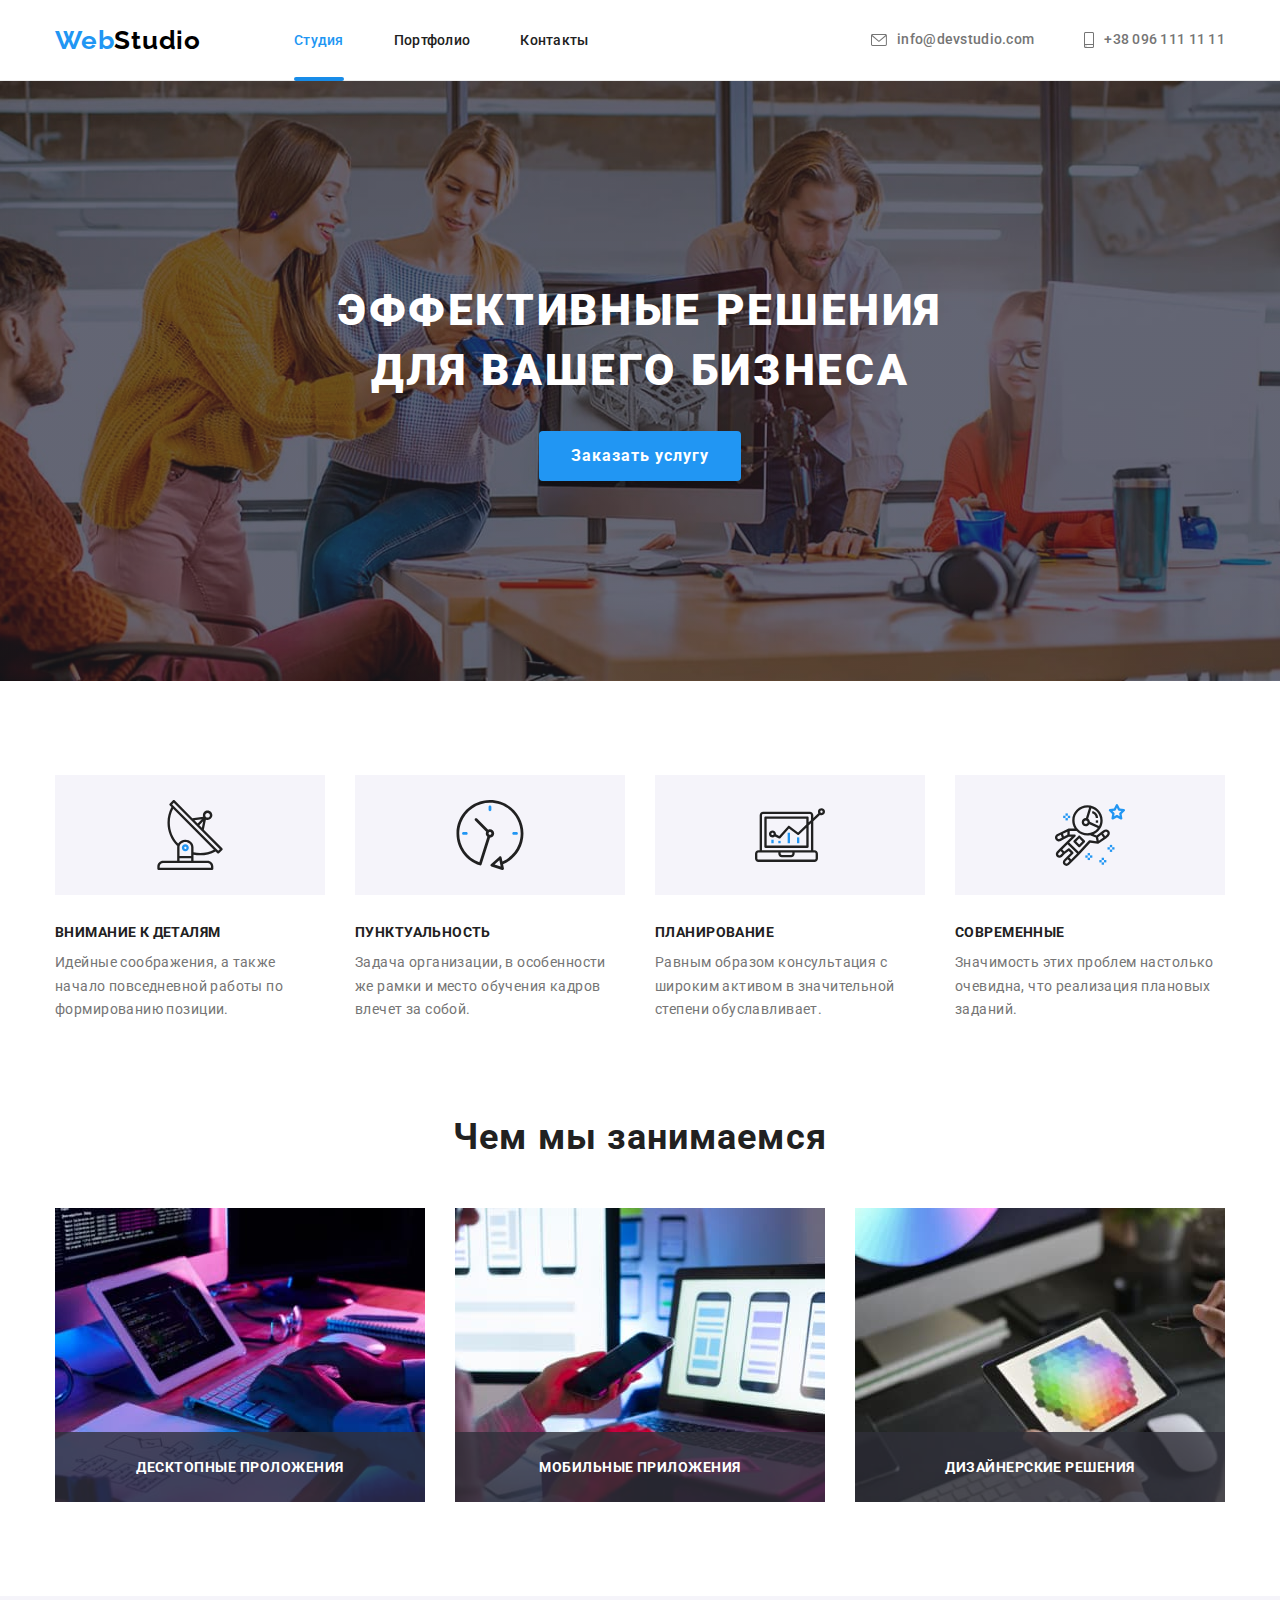
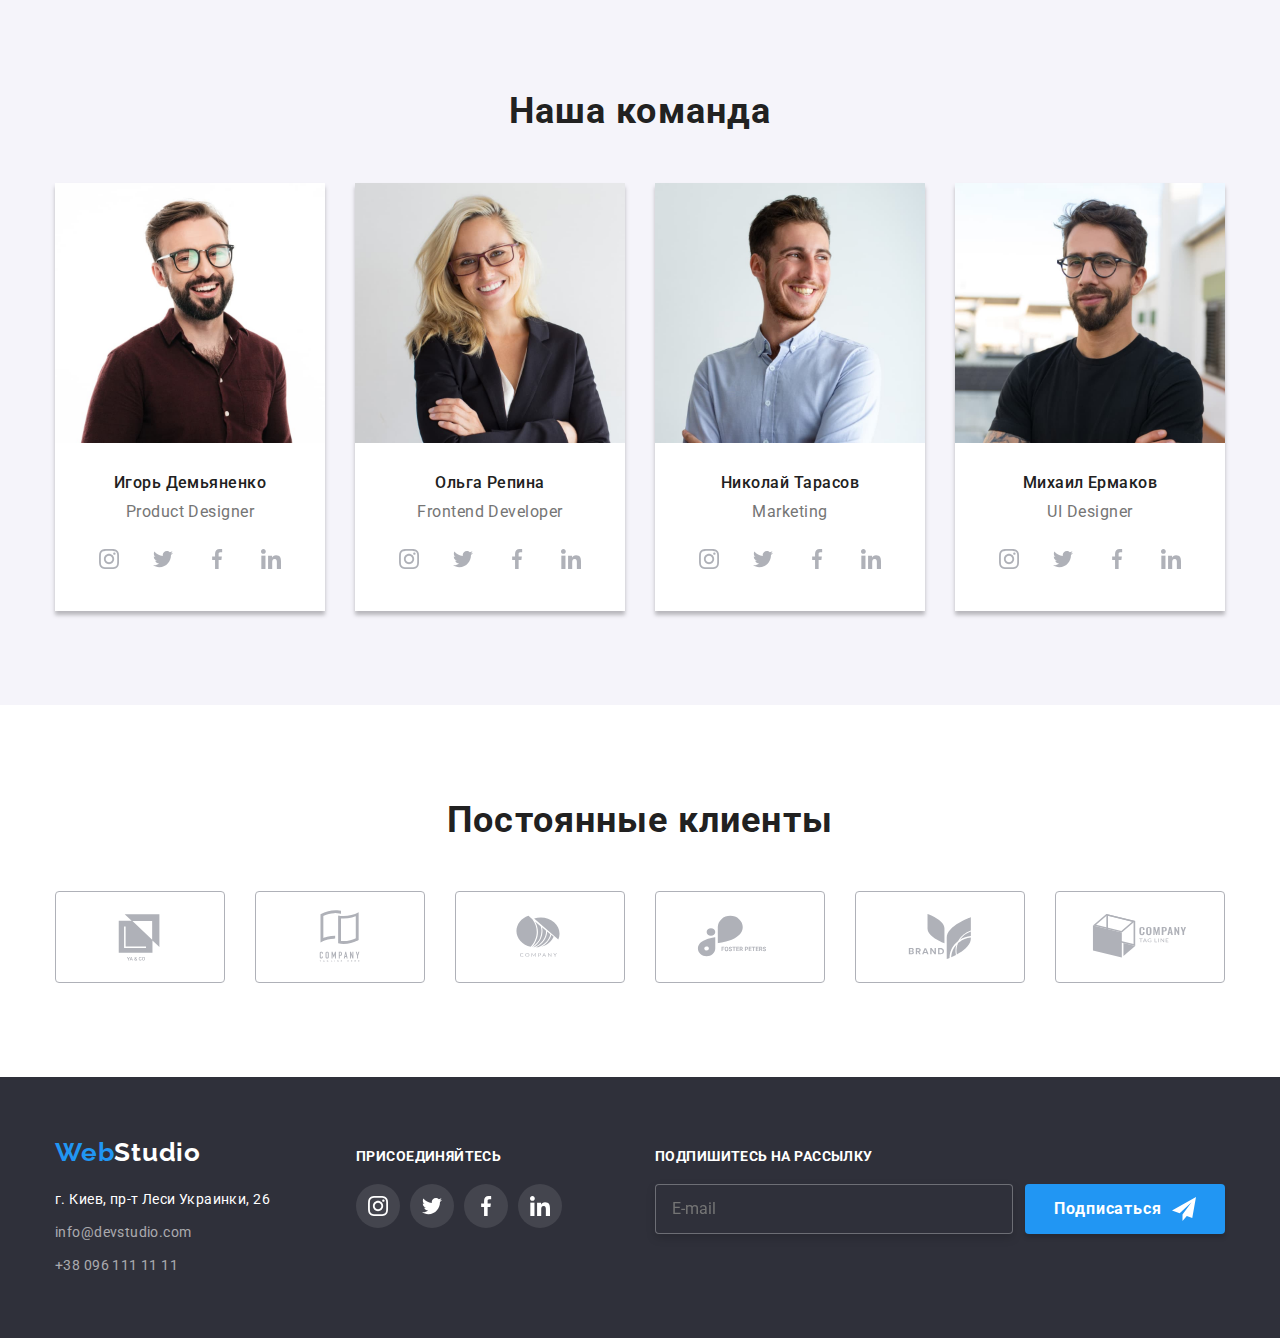
<file: index.html>
<!DOCTYPE html>
<html lang="ru">

<head>
    <meta charset="UTF-8">
    <meta http-equiv="X-UA-Compatible" content="IE=edge">
    <meta name="viewport" content="width=device-width, initial-scale=1.0">
    <link href="https://fonts.googleapis.com/css2?family=Raleway:wght@700&family=Roboto:wght@400;500;700;900&display=swap"
        rel="stylesheet">
    <link rel="stylesheet" href="https://cdnjs.cloudflare.com/ajax/libs/modern-normalize/1.0.0/modern-normalize.min.css">
    <link rel="stylesheet" href="./css/main.min.css">
    <title>WebStudio</title>
</head>

<body>
    <header class="header">
        <div class="container header__container">
            <nav class="navigation">
                <a class="logo link" href="/" lang="en">
                    Web<span class="logo__header">Studio</span>
                </a>
                <ul class="nav-list list">
                    <li class="nav-list__item">
                        <a class="nav-list__link nav-list-link_active link transition" href="./index.html">Студия</a>
                    </li>
                    <li class="nav-list__item">
                        <a class="nav-list__link link transition" href="./portfolio.html">Портфолио</a>
                    </li>
                    <li class="nav-list__item">
                        <a class="nav-list__link link transition" href="">Контакты</a>
                    </li>
                </ul>
            </nav>
            <ul class="contact list">
                <li class="contact__item">
                    <a class="contact__link link transition" href="mailto:info@devstudio.com">
                        <svg class="contact__icon" width="16" height="12">
                            <use href="./images/symbol-defs.svg#email"></use>
                        </svg>
                        info@devstudio.com
                    </a>
                </li>
                <li class="contact__item">
                    <a class="contact__link link transition" href="tel:+380961111111">
                        <svg class="contact__icon" width="10" height="16">
                            <use href="./images/symbol-defs.svg#smartphone"></use>
                        </svg>
                        +38 096 111 11 11
                    </a>
                </li>          
            </ul>
        </div>
    </header>

    <main>
        <section class="hero">
            <div class="container">
                    <h1 class="hero__title">Эффективные решения <br> для вашего бизнеса</h1>
                    <button class="hero__button" data-modal-open type="button" >Заказать услугу</button>
                    <div class="backdrop is-hidden" data-modal>
                        <div class="modal">
                            <button class="modal__close-button" data-modal-close>
                                <svg class="modal__close-icon" width="11" height="11">
                                    <use href="./images/symbol-defs.svg#icon-close"></use>
                                </svg>
                            </button>
                            <form class="modal-form" name="modal">
                                <p class="modal-form__title">Оставьте свои данные, мы вам перезвоним</p>
                                <label class="modal-form__label" for="name">Имя
                                    <span class="modal-form__field">
                                        <input class="modal-form__input" type="text" name="name" id="name" required autofocus />
                                        <svg class="modal-form__field-icon" width="18" height="18">
                                            <use href="./images/symbol-defs.svg#icon-person-modal"></use>
                                        </svg>
                                    </span>
                                </label>
                                <label class="modal-form__label" for="tel">Телефон
                                    <span class="modal-form__field">
                                        <input class="modal-form__input" type="tel" name="tel" id="tel" required/>
                                        <svg class="modal-form__field-icon" width="18" height="18">
                                            <use href="./images/symbol-defs.svg#icon-phone-modal"></use>
                                        </svg>
                                    </span>
                                </label>
                                <label class="modal-form__label" for="email">Почта
                                    <span class="modal-form__field">
                                        <input class="modal-form__input" type="email" name="email" id="email" required/>
                                        <svg class="modal-form__field-icon" width="18" height="18">
                                            <use href="./images/symbol-defs.svg#icon-email-modal"></use>
                                        </svg>
                                    </span>
                                </label>
                                <label class="modal-form__label">Комментарий
                                    <span class="modal-form__field">
                                        <textarea class="modal-form__textarea" name="comment" placeholder="Введите текст"></textarea>
                                    </span>
                                </label>
                                
                                <div class="modal-form__policy">
                                    <input  class="modal-form__policy-input visually-hidden" type="checkbox" name="policy" id="policy-check" required/>
                                    <label class="modal-form__policy-label" for="policy-check">Соглашаюсь с рассылкой и принимаю&nbsp;<a href="">Условия договора</a></label>
                                </div>
                                <button type="submit" class="modal-form__submit-button">Отправить</button>
                            </form>
                        </div>
                    </div>
            </div>
        </section>

        <section class="section">
            
            <div class="container"> 
                <h2 class="section__title visually-hidden">Преимущества студии</h2>
                <ul class="features-list list">
                    <li class="features-list__item">
                        <div class="features__img">
                            <svg width="70" height="70">
                                <use href="./images/symbol-defs.svg#antenna" ></use>
                            </svg>
                        </div>
                            <h3 class="features-list__title">Внимание к деталям</h3>
                            <p class="features-list__content">Идейные соображения, а также начало повседневной работы по формированию позиции.</p>
                        
                    </li>
                    <li class="features-list__item">
                        <div class="features__img">
                            <svg width="70" height="70">
                                <use href="./images/symbol-defs.svg#clock"></use>
                            </svg>
                        </div>
                            <h3 class="features-list__title">Пунктуальность</h3>
                            <p class="features-list__content">Задача организации, в особенности же рамки и место обучения кадров влечет за собой.</p>
                        
                    </li>
                    <li class="features-list__item">
                        <div class="features__img">
                            <svg width="70" height="70">
                                <use href="./images/symbol-defs.svg#diagram"></use>
                            </svg>
                        </div>
                            <h3 class="features-list__title">Планирование</h3>
                            <p class="features-list__content">Равным образом консультация с широким активом в значительной степени обуславливает.</p>
                        
                    </li>
                    <li class="features-list__item">
                        <div class="features__img">
                            <svg width="70" height="70">
                                <use href="./images/symbol-defs.svg#astronaut"></use>
                            </svg>
                        </div>
                            <h3 class="features-list__title">Современные</h3>
                            <p class="features-list__content">Значимость этих проблем настолько очевидна, что реализация плановых заданий.</p>
                    </li>
                </ul>
            </div>
        </section>

        <section class="section section_not-padding-top">
            <div class="container">
                <h2 class="section__title">Чем мы занимаемся</h2>
                <ul class="benefits-list list">
                    <li class="benefits-list__item">
                        <div class="benefits-list__thumb">
                            <img src="./images/webstudiocoding.jpg" alt="Десктопные проложения" width="370">
                            <div class="benefits-list__name">
                                <h3 class="benefits-list__description">Десктопные проложения</h3>
                            </div>
                        </div>
                    </li>
                    <li class="benefits-list__item">
                        <div class="benefits-list__thumb">
                            <img src="./images/webstudiomobile.jpg" alt="Мобильные приложения" width="370">
                            <div class="benefits-list__name">
                                <h3 class="benefits-list__description">Мобильные приложения</h3>
                            </div>
                        </div>
                    </li>
                    <li class="benefits-list__item">
                        <div class="benefits-list__thumb">
                            <img src="./images/webstudiocolors.jpg" alt="Дизайнерские решения" width="370">
                            <div class="benefits-list__name">
                                <h3 class="benefits-list__description">Дизайнерские решения</h3>
                            </div>
                        </div>
                    </li>
                </ul>
            </div>
        </section>

        <section class="section section_secondary-background">
            <div class="container">
                <h2 class="section__title">Наша команда</h2>
                <ul class="team-list list">
                    <li class="team-list__item">
                        <img src="./images/img.jpg" alt="Игорь Демьяненко" width="270">
                        <div class="team-list__content">
                            <h3 class="team-list__title">Игорь Демьяненко</h3>
                            <p class="team-list__text" lang="en">Product Designer</p>
                            <ul class="social-list">
                                <li class="social-list__item">
                                    <a class="social-list__link" href="https://www.instagram.com">
                                        <svg class="social-list__icon" width="20" height="20">
                                            <use href="./images/symbol-defs.svg#instagram"></use>
                                        </svg>
                                    </a>
                                </li>
                                <li class="social-list__item">
                                    <a class="social-list__link" href="https://twitter.com">
                                        <svg class="social-list__icon" width="20" height="20">
                                            <use href="./images/symbol-defs.svg#twitter"></use>
                                        </svg>
                                    </a>
                                </li>
                                <li class="social-list__item">
                                    <a class="social-list__link" href="https://www.facebook.com/">
                                        <svg class="social-list__icon" width="20" height="20">
                                            <use href="./images/symbol-defs.svg#facebook"></use>
                                        </svg>
                                    </a>
                                </li>
                                <li class="social-list__item">
                                    <a class="social-list__link" href="https://linkedin.com">
                                        <svg class="social-list__icon" width="20" height="20">
                                            <use href="./images/symbol-defs.svg#linkedin"></use>
                                        </svg>
                                    </a>
                                </li>
                            </ul>
                        </div>
                    </li>
                    <li class="team-list__item">
                        <img src="./images/img2.jpg" alt="Ольга Репина" width="270">
                        <div class="team-list__content">
                            <h3 class="team-list__title">Ольга Репина</h3>
                            <p class="team-list__text" lang="en">Frontend Developer</p>
                            <ul class="social-list">
                                <li class="social-list__item">
                                    <a class="social-list__link" href="https://www.instagram.com">
                                        <svg class="social-list__icon" width="20" height="20">
                                            <use href="./images/symbol-defs.svg#instagram"></use>
                                        </svg>
                                    </a>
                                </li>
                                <li class="social-list__item">
                                    <a class="social-list__link" href="https://twitter.com">
                                        <svg class="social-list__icon" width="20" height="20">
                                            <use href="./images/symbol-defs.svg#twitter"></use>
                                        </svg>
                                    </a>
                                </li>
                                <li class="social-list__item">
                                    <a class="social-list__link" href="https://www.facebook.com/">
                                        <svg class="social-list__icon" width="20" height="20">
                                            <use href="./images/symbol-defs.svg#facebook"></use>
                                        </svg>
                                    </a>
                                </li>
                                <li class="social-list__item">
                                    <a class="social-list__link" href="https://linkedin.com">
                                        <svg class="social-list__icon" width="20" height="20">
                                            <use href="./images/symbol-defs.svg#linkedin"></use>
                                        </svg>
                                    </a>
                                </li>
                            </ul>
                        </div>
                    </li>
                    <li class="team-list__item">
                        <img src="./images/img3.jpg" alt="Николай Тарасов" width="270">
                        <div class="team-list__content">
                            <h3 class="team-list__title">Николай Тарасов</h3>
                            <p class="team-list__text" lang="en">Marketing</p>
                            <ul class="social-list">
                                <li class="social-list__item">
                                    <a class="social-list__link" href="https://www.instagram.com">
                                        <svg class="social-list__icon" width="20" height="20">
                                            <use href="./images/symbol-defs.svg#instagram"></use>
                                        </svg>
                                    </a>
                                </li>
                                <li class="social-list__item">
                                    <a class="social-list__link" href="https://twitter.com">
                                        <svg class="social-list__icon" width="20" height="20">
                                            <use href="./images/symbol-defs.svg#twitter"></use>
                                        </svg>
                                    </a>
                                </li>
                                <li class="social-list__item">
                                    <a class="social-list__link" href="https://www.facebook.com/">
                                        <svg class="social-list__icon" width="20" height="20">
                                            <use href="./images/symbol-defs.svg#facebook"></use>
                                        </svg>
                                    </a>
                                </li>
                                <li class="social-list__item">
                                    <a class="social-list__link" href="https://linkedin.com">
                                        <svg class="social-list__icon" width="20" height="20">
                                            <use href="./images/symbol-defs.svg#linkedin"></use>
                                        </svg>
                                    </a>
                                </li>
                            </ul>
                        </div>
                    </li>
                    <li class="team-list__item">
                        <img src="./images/img4.jpg" alt="Михаил Ермаков" width="270">
                        <div class="team-list__content">
                            <h3 class="team-list__title">Михаил Ермаков</h3>
                            <p class="team-list__text" lang="en">UI Designer</p>
                            <ul class="social-list">
                                <li class="social-list__item">
                                    <a class="social-list__link" href="https://www.instagram.com">
                                        <svg class="social-list__icon" width="20" height="20">
                                            <use href="./images/symbol-defs.svg#instagram"></use>
                                        </svg>
                                    </a>
                                </li>
                                <li class="social-list__item">
                                    <a class="social-list__link" href="https://twitter.com">
                                        <svg class="social-list__icon" width="20" height="20">
                                            <use href="./images/symbol-defs.svg#twitter"></use>
                                        </svg>
                                    </a>
                                </li>
                                <li class="social-list__item">
                                    <a class="social-list__link" href="https://www.facebook.com/">
                                        <svg class="social-list__icon" width="20" height="20">
                                            <use href="./images/symbol-defs.svg#facebook"></use>
                                        </svg>
                                    </a>
                                </li>
                                <li class="social-list__item">
                                    <a class="social-list__link" href="https://linkedin.com">
                                        <svg class="social-list__icon" width="20" height="20">
                                            <use href="./images/symbol-defs.svg#linkedin"></use>
                                        </svg>
                                    </a>
                                </li>
                            </ul>
                        </div>
                    </li>
                </ul>
            </div>
        </section>
        
        <section class="section">
            <div class="container">
            <h2 class="section__title">Постоянные клиенты</h2>
            <ul class="clients-list">
                <li class="clients-list__item">
                    <a class="clients-list__link" href="">
                        <svg class="clients-list__icon" width="106" height="60">
                            <use href="./images/symbol-defs.svg#logo1"></use>
                        </svg>
                    </a>
                </li>
                <li class="clients-list__item">
                    <a class="clients-list__link" href="">
                        <svg class="clients-list__icon" width="106" height="60">
                            <use href="./images/symbol-defs.svg#logo2"></use>
                        </svg>
                    </a>
                </li>
                <li class="clients-list__item">
                    <a class="clients-list__link" href="">
                        <svg class="clients-list__icon" width="106" height="60">
                            <use href="./images/symbol-defs.svg#logo3"></use>
                        </svg>
                    </a>
                </li>
                <li class="clients-list__item">
                    <a class="clients-list__link" href="">
                        <svg class="clients-list__icon" width="106" height="60">
                            <use href="./images/symbol-defs.svg#logo4"></use>
                        </svg>
                    </a>
                </li>
                <li class="clients-list__item">
                    <a class="clients-list__link" href="">
                        <svg class="clients-list__icon" width="106" height="60">
                            <use href="./images/symbol-defs.svg#logo5"></use>
                        </svg>
                    </a>
                </li>
                <li class="clients-list__item">
                    <a class="clients-list__link" href="">
                        <svg class="clients-list__icon" width="106" height="60">
                            <use href="./images/symbol-defs.svg#logo6"></use>
                        </svg>
                    </a>
                </li>
            </ul>
        </div>
        </section>
    </main>

    <footer class="footer">
        <div class="container footer__container">
            <div class="footer__address">
                <a class="logo link" href="/" lang="en">
                    Web<span class="logo__footer">Studio</span>
                </a>
                <address>
                    <ul class="adress-list list">
                        <li class="adress-list__item">
                            <a class="adress-list__map link" href="https://goo.gl/maps/yVHB91Ff4ipXdXSTA">г. Киев, пр-т Леси Украинки, 26</a>
                        </li>
                        <li class="adress-list__item">
                            <a class="adress-list__mail link" href="mailto:info@devstudio.com">info@devstudio.com</a>
                        </li>
                        <li class="adress-list__item">
                            <a class="adress-list__number link" href="tel:+380961111111">+38 096 111 11 11</a>
                        </li>
                    </ul>
                </address>
            </div>
            <div class="footer-social">
                <h3 class="footer-social__name">Присоединяйтесь</h3>
                <ul class="footer-social__list">
                    <li class="footer-social__item">
                        <a class="footer-social__link" href="https://www.instagram.com">
                            <svg class="footer-social__icon" width="20" height="20">
                                <use href="./images/symbol-defs.svg#instagram"></use>
                            </svg>
                        </a>
                    </li>
                    <li class="footer-social__item">
                        <a class="footer-social__link" href="https://twitter.com">
                            <svg class="footer-social__icon" width="20" height="20">
                                <use href="./images/symbol-defs.svg#twitter"></use>
                            </svg>
                        </a>
                    </li>
                    <li class="footer-social__item">
                        <a class="footer-social__link" href="https://www.facebook.com/">
                            <svg class="footer-social__icon" width="20" height="20">
                                <use href="./images/symbol-defs.svg#facebook"></use>
                            </svg>
                        </a>
                    </li>
                    <li class="footer-social__item">
                        <a class="footer-social__link" href="https://linkedin.com">
                            <svg class="footer-social__icon" width="20" height="20">
                                <use href="./images/symbol-defs.svg#linkedin"></use>
                            </svg>
                        </a>
                    </li>
                </ul>
            </div>
            <div class="footer-subscribe">
                <h3 class="footer-subscribe__name">Подпишитесь на рассылку</h3>
                <form class="footer-subscribe__form">
                    <label class="footer-subscribe__label">
                        <input class="footer-subscribe__input" type="email" name="email" placeholder="E-mail" required>
                    </label>
                        <button class="footer-subscribe__button" type="submit" class="footer-subscribe-button">  Подписаться
                            <svg class="footer-subscribe__icon" width="24" height="24">
                                <use href="./images/symbol-defs.svg#icon-send" width="24" height="24"></use>
                            </svg>
                        </button>
                </form>
            </div>
        </div>
    </footer>
    <script src="./js/modal.js"></script>
</body>

</html>
</file>
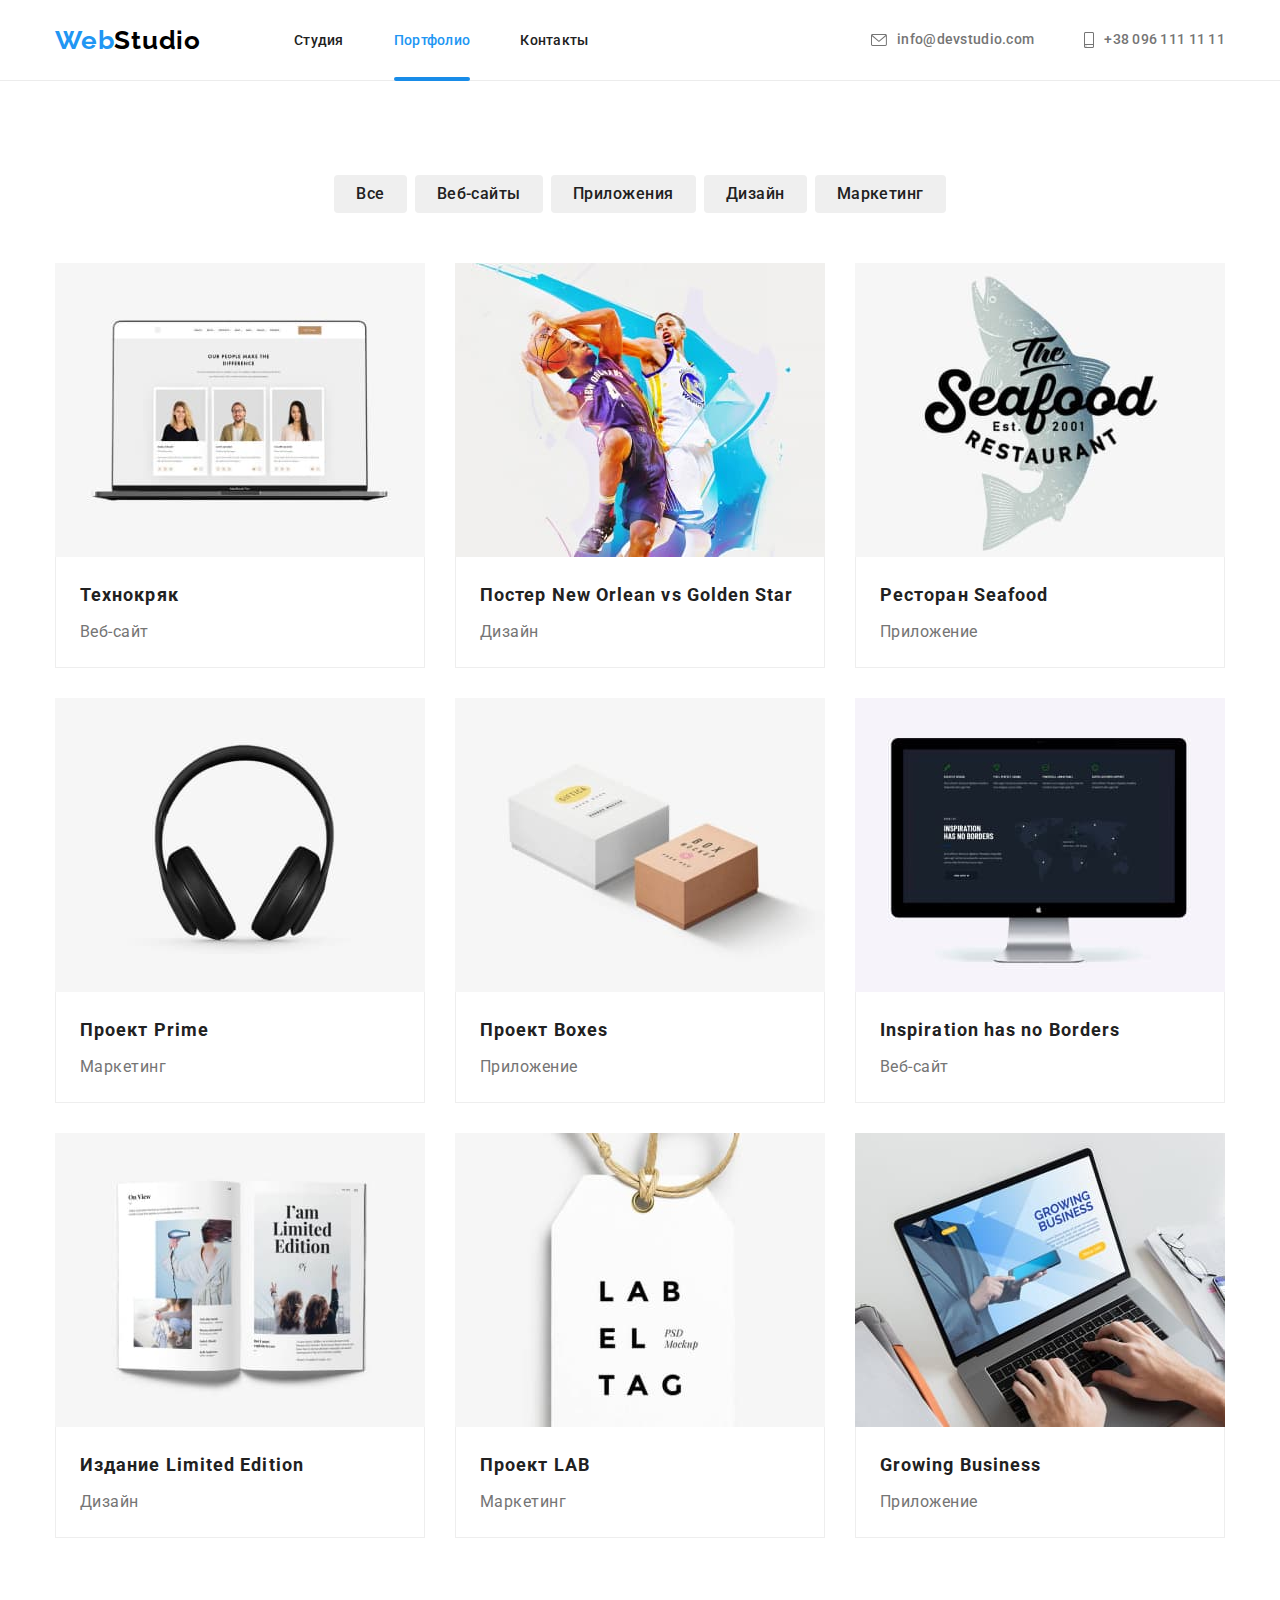
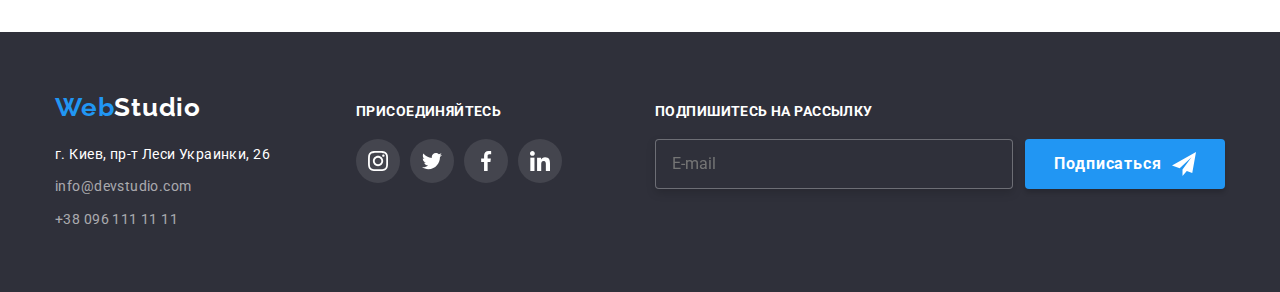
<file: portfolio.html>
<!DOCTYPE html>
<html lang="ru">
<head>
    <meta charset="UTF-8">
    <meta http-equiv="X-UA-Compatible" content="IE=edge">
    <meta name="viewport" content="width=device-width, initial-scale=1.0">
    <link href="https://fonts.googleapis.com/css2?family=Raleway:wght@700&family=Roboto:wght@400;500;700;900&display=swap"
        rel="stylesheet">
    <link rel="stylesheet" href="https://cdnjs.cloudflare.com/ajax/libs/modern-normalize/1.0.0/modern-normalize.min.css">
    <link rel="stylesheet" href="./css/main.min.css">
    <title>Portfolio</title>
</head>
<body>
    <header class="header">
        <div class="container header__container">
            <nav class="navigation">
                <a class="logo link" href="/" lang="en">
                    Web<span class="logo__header">Studio</span>
                </a>
                <ul class="nav-list list">
                    <li class="nav-list__item">
                        <a class="nav-list__link link transition" href="./index.html">Студия</a>
                    </li>
                    <li class="nav-list__item">
                        <a class="nav-list__link nav-list-link_active link transition" href="./portfolio.html">Портфолио</a>
                    </li>
                    <li class="nav-list__item">
                        <a class="nav-list__link link transition" href="">Контакты</a>
                    </li>
                </ul>
            </nav>
            <ul class="contact list">
                <li class="contact__item">
                    <a class="contact__link link transition" href="mailto:info@devstudio.com">
                        <svg class="contact__icon" width="16" height="12">
                            <use href="./images/symbol-defs.svg#email"></use>
                        </svg>
                        info@devstudio.com
                    </a>
                </li>
                <li class="contact__item">
                    <a class="contact__link link transition" href="tel:+380961111111">
                        <svg class="contact__icon" width="10" height="16">
                            <use href="./images/symbol-defs.svg#smartphone"></use>
                        </svg>
                        +38 096 111 11 11
                    </a>
                </li>
            </ul>
        </div>
    </header>

    <main>
        <section class="section">
            
            <div class="container">

                <h1 class="section-name visually-hidden"> Портфолио работ веб-студии</h1>
                
                <ul class="projects-list list">
                    <li class="projects-list__item">
                        <button class="projects-list__button" type="button">Все</button>
                    </li>
                    <li class="projects-list__item">
                        <button class="projects-list__button" type="button">Веб-сайты</button>
                    </li>
                    <li class="projects-list__item">
                        <button class="projects-list__button" type="button">Приложения</button>
                    </li>
                    <li class="projects-list__item">
                        <button class="projects-list__button" type="button">Дизайн</button>
                    </li>
                    <li class="projects-list__item">
                        <button class="projects-list__button" type="button">Маркетинг</button>
                    </li>
                </ul>

                <ul class="portfolio-projects list">
                    <li class="portfolio-projects__item">
                        <a class="portfolio-projects__link link" href="">
                            
                            <div class="portfolio-projects__thumb">
                                <img src="./images/portfolio1.jpg" alt="ноутбук с вебсайтом" width="370" height="294">
                                <div class="portfolio-projects__overlay">
                                    <p class="portfolio-projects__about">Технокряк это современная площадка распространения коронавируса. Компании используют эту платформу для цифрового
                                    шпионажа и атак на защищённые сервера конкурентов.</p>
                                </div>
                            </div>    
                            <div class="portfolio-projects__content">
                                <h2 class="portfolio-projects__title">Технокряк</h2>
                                <p class="portfolio-projects__description">Веб-сайт</p>
                            </div>
                        </a>
                    </li>
                    <li class="portfolio-projects__item">
                        <a class="portfolio-projects__link link" href="">
                            <div class="portfolio-projects__thumb">
                                <img src="./images/portfolio2.jpg" alt="баскетболисты в игре" width="370" height="294">
                                <div class="portfolio-projects__overlay">
                                    <p class="portfolio-projects__about">Технокряк это современная площадка распространения коронавируса. Компании используют эту платформу для цифрового
                                        шпионажа и атак на защищённые сервера конкурентов.</p>
                                </div>
                            </div>
                            <div class="portfolio-projects__content">
                                <h2 class="portfolio-projects__title">Постер <span lang="en"> New Orlean vs Golden Star</span></h2>
                                <p class="portfolio-projects__description">Дизайн</p>
                            </div>
                        </a>
                    </li>
                    <li class="portfolio-projects__item">
                        <a class="portfolio-projects__link link" href="">
                            <div class="portfolio-projects__thumb">
                                <img src="./images/portfolio3.jpg" alt="тунец графика" width="370" height="294">
                                <div class="portfolio-projects__overlay">
                                    <p class="portfolio-projects__about">Технокряк это современная площадка распространения коронавируса.
                                        Компании используют эту платформу для цифрового
                                        шпионажа и атак на защищённые сервера конкурентов.</p>
                                </div>
                            </div>
                            <div class="portfolio-projects__content">
                                <h2 class="portfolio-projects__title">Ресторан <span lang="en">Seafood</span></h2>
                                <p class="portfolio-projects__description">Приложение</p>
                            </div>
                        </a>
                    </li>
                    <li class="portfolio-projects__item">
                        <a class="portfolio-projects__link link" href="">
                            <div class="portfolio-projects__thumb">
                                <img src="./images/portfolio4.jpg" alt="наушники" width="370" height="294">
                                <div class="portfolio-projects__overlay">
                                    <p class="portfolio-projects__about">Технокряк это современная площадка распространения коронавируса.
                                        Компании используют эту платформу для цифрового
                                        шпионажа и атак на защищённые сервера конкурентов.</p>
                                </div>
                            </div>
                            <div class="portfolio-projects__content">
                                <h2 class="portfolio-projects__title">Проект <span lang="en">Prime</span></h2>
                                <p class="portfolio-projects__description">Маркетинг</p>
                            </div>
                        </a>
                    </li>
                    <li class="portfolio-projects__item">
                        <a class="portfolio-projects__link link" href="">
                            <div class="portfolio-projects__thumb">
                                <img src="./images/portfolio5.jpg" alt="две коробки" width="370" height="294">
                                <div class="portfolio-projects__overlay">
                                    <p class="portfolio-projects__about">Технокряк это современная площадка распространения коронавируса.
                                        Компании используют эту платформу для цифрового
                                        шпионажа и атак на защищённые сервера конкурентов.</p>
                                </div>
                            </div>
                            <div class="portfolio-projects__content">
                                <h2 class="portfolio-projects__title">Проект <span lang="en">Boxes</span></h2>
                                <p class="portfolio-projects__description">Приложение</p>
                            </div>
                        </a>
                    </li>
                    <li class="portfolio-projects__item">
                        <a class="portfolio-projects__link link" href="">
                            <div class="portfolio-projects__thumb">
                                <img src="./images/portfolio6.jpg" alt="ай-мак с веб-сайтом" width="370" height="294">
                                <div class="portfolio-projects__overlay">
                                    <p class="portfolio-projects__about">Технокряк это современная площадка распространения коронавируса.
                                        Компании используют эту платформу для цифрового
                                        шпионажа и атак на защищённые сервера конкурентов.</p>
                                </div>
                            </div>
                            <div class="portfolio-projects__content">
                                <h2 class="portfolio-projects__title" lang="en">Inspiration has no Borders</h2>
                                <p class="portfolio-projects__description">Веб-сайт</p>
                            </div>
                        </a>
                    </li>
                    <li class="portfolio-projects__item">
                        <a class="portfolio-projects__link link" href="">
                            <div class="portfolio-projects__thumb">
                                <img src="./images/portfolio7.jpg" alt="раскрытая книга" width="370" height="294">
                                <div class="portfolio-projects__overlay">
                                    <p class="portfolio-projects__about">Технокряк это современная площадка распространения коронавируса.
                                        Компании используют эту платформу для цифрового
                                        шпионажа и атак на защищённые сервера конкурентов.</p>
                                </div>
                            </div>
                            <div class="portfolio-projects__content">
                                <h2 class="portfolio-projects__title">Издание <span lang="en">Limited Edition</span></h2>
                                <p class="portfolio-projects__description">Дизайн</p>
                            </div>
                        </a>
                    </li>
                    <li class="portfolio-projects__item">
                        <a class="portfolio-projects__link link" href="">
                            <div class="portfolio-projects__thumb">
                                <img src="./images/portfolio8.jpg" alt="бирка" width="370" height="294">
                                <div class="portfolio-projects__overlay">
                                    <p class="portfolio-projects__about">Технокряк это современная площадка распространения коронавируса.
                                        Компании используют эту платформу для цифрового
                                        шпионажа и атак на защищённые сервера конкурентов.</p>
                                </div>
                            </div>
                            <div class="portfolio-projects__content">
                                <h2 class="portfolio-projects__title">Проект <span lang="en">LAB</span></h2>
                                <p class="portfolio-projects__description">Маркетинг</p>
                            </div>
                        </a>
                    </li>
                    <li class="portfolio-projects__item">
                        <a class="portfolio-projects__link link" href="">
                            <div class="portfolio-projects__thumb">
                                <img src="./images/portfolio9.jpg" alt="руки набирают на ноутбуке" width="370" height="294">
                                <div class="portfolio-projects__overlay">
                                    <p class="portfolio-projects__about">Технокряк это современная площадка распространения коронавируса.
                                        Компании используют эту платформу для цифрового
                                        шпионажа и атак на защищённые сервера конкурентов.</p>
                                </div>
                            </div>
                            <div class="portfolio-projects__content">
                                <h2 class="portfolio-projects__title" lang="en">Growing Business</h2>
                                <p class="portfolio-projects__description">Приложение</p>
                            </div>
                        </a>
                    </li>
                </ul>
            </div>
                
        </section>
    </main>
    <footer class="footer">
        <div class="container footer__container">
            <div class="footer__address">
                <a class="logo link" href="/" lang="en">
                    Web<span class="logo__footer">Studio</span>
                </a>
                <address>
                    <ul class="adress-list list">
                        <li class="adress-list__item">
                            <a class="adress-list__map link" href="https://goo.gl/maps/yVHB91Ff4ipXdXSTA">г. Киев, пр-т Леси
                                Украинки, 26</a>
                        </li>
                        <li class="adress-list__item">
                            <a class="adress-list__mail link" href="mailto:info@devstudio.com">info@devstudio.com</a>
                        </li>
                        <li class="adress-list__item">
                            <a class="adress-list__number link" href="tel:+380961111111">+38 096 111 11 11</a>
                        </li>
                    </ul>
                </address>
            </div>
            <div class="footer-social">
                <h3 class="footer-social__name">Присоединяйтесь</h3>
                <ul class="footer-social__list">
                    <li class="footer-social__item">
                        <a class="footer-social__link" href="https://www.instagram.com">
                            <svg class="footer-social__icon" width="20" height="20">
                                <use href="./images/symbol-defs.svg#instagram"></use>
                            </svg>
                        </a>
                    </li>
                    <li class="footer-social__item">
                        <a class="footer-social__link" href="https://twitter.com">
                            <svg class="footer-social__icon" width="20" height="20">
                                <use href="./images/symbol-defs.svg#twitter"></use>
                            </svg>
                        </a>
                    </li>
                    <li class="footer-social__item">
                        <a class="footer-social__link" href="https://www.facebook.com/">
                            <svg class="footer-social__icon" width="20" height="20">
                                <use href="./images/symbol-defs.svg#facebook"></use>
                            </svg>
                        </a>
                    </li>
                    <li class="footer-social__item">
                        <a class="footer-social__link" href="https://linkedin.com">
                            <svg class="footer-social__icon" width="20" height="20">
                                <use href="./images/symbol-defs.svg#linkedin"></use>
                            </svg>
                        </a>
                    </li>
                </ul>
            </div>
            <div class="footer-subscribe">
                <h3 class="footer-subscribe__name">Подпишитесь на рассылку</h3>
                <form class="footer-subscribe__form">
                    <label class="footer-subscribe__label">
                        <input class="footer-subscribe__input" type="email" name="email" placeholder="E-mail" required>
                    </label>
                    <button class="footer-subscribe__button" type="submit" class="footer-subscribe-button"> Подписаться
                        <svg class="footer-subscribe__icon" width="24" height="24">
                            <use href="./images/symbol-defs.svg#icon-send" width="24" height="24"></use>
                        </svg>
                    </button>
                </form>
            </div>
        </div>
    </footer>
    
</body>
</html>
</file>
<file: css/main.min.css>
:root{--main-color: #ffffff;--secondary-color: #2196f3;--background-footer: #2f303a;--background-section: #f5f4fa;--primary-text-color: #212121;--seconary-text-color: #757575;--icon-color: #afb1b8}body{background-color:var(--main-color);font-family:Roboto, sans-serif}.list{list-style:none}.link{text-decoration:none}h1,h2,h3,h4,h5,h6,p{margin-top:0;margin-bottom:0}ul,ol{margin-top:0;margin-bottom:0;padding-left:0}img{display:block;max-width:100%;height:auto}address{font-style:normal}.transition{transition-property:color;transition-duration:250ms;transition-timing-function:cubic-bezier(0.4, 0, 0.2, 1)}.container{width:1200px;padding-left:15px;padding-right:15px;margin-left:auto;margin-right:auto}.visually-hidden{position:absolute;width:1px;height:1px;margin:-1px;border:0;padding:0;white-space:nowrap;clip-path:inset(100%);clip:rect(0 0 0 0);overflow:hidden}.logo{display:block;font-family:Raleway, sans-serif;font-weight:700;font-size:26px;line-height:1.19;letter-spacing:0.03em;color:var(--secondary-color)}.logo__header{color:#000000}.logo__footer{color:var(--main-color)}.section{padding-top:94px;padding-bottom:94px}.section__title{font-weight:700;font-size:36px;line-height:1.17;text-align:center;letter-spacing:0.03em;color:var(--primary-text-color);margin-bottom:50px}.section_secondary-background{background-color:var(--background-section)}.backdrop{position:fixed;top:0;left:0;width:100%;height:100%;background-color:rgba(0,0,0,0.2);z-index:99;transition:opacity 250ms cubic-bezier(0.4, 0, 0.2, 1),visibility 250ms cubic-bezier(0.4, 0, 0.2, 1)}.backdrop.is-hidden{opacity:0;pointer-events:none;visibility:collapse}.modal{position:absolute;width:528px;height:581px;left:50%;top:50%;transform:translate(-50%, -50%);padding:40px;background-color:var(--main-color)}.modal__close-button{display:flex;align-items:center;justify-content:center;position:absolute;top:8px;right:8px;width:30px;height:30px;border-radius:50%;border-style:solid;border-color:rgba(0,0,0,0.1);background-color:transparent;cursor:pointer}.modal__close-button:hover .modal__close-icon{fill:#2196F3}.modal__close-icon{position:absolute;fill:#000000;transition:fill 250ms cubic-bezier(0.4, 0, 0.2, 1)}.modal-form{width:100%;display:flex;flex-direction:column}.modal-form__title{margin-top:0;margin-bottom:12px;font-weight:700;font-size:20px;line-height:1.15;text-align:center;letter-spacing:0.03em}.modal-form__label{display:block;font-weight:400;font-size:12px;line-height:1.17;letter-spacing:0.01em;padding:0;color:var(--seconary-text-color)}.modal-form__label:not(:last-of-type){margin-bottom:10px}.modal-form__input{width:100%;height:40px;padding:11px 12px;padding-left:42px;border:1px solid rgba(33,33,33,0.2);border-radius:4px;transition:border-color 250ms cubic-bezier(0.4, 0, 0.2, 1)}.modal-form__input:focus{outline:none;border-color:#2196f3}.modal-form__input:focus+.modal-form__field-icon{fill:#2196f3}.modal-form__field{display:block;position:relative;margin-top:4px}.modal-form__field-icon{position:absolute;top:50%;left:12px;transform:translateY(-50%);transition:fill 250ms cubic-bezier(0.4, 0, 0.2, 1)}.modal-form__policy{display:flex;align-items:center;justify-content:center;padding:0;margin-bottom:30px;margin-top:20px}.modal-form__policy-label{display:flex;align-items:center;font-weight:400;font-size:14px;line-height:1.71;letter-spacing:0.03em;color:var(--seconary-text-color)}.modal-form__policy-label::before{content:'';display:inline-block;width:16px;height:15px;outline:none;cursor:pointer;margin-right:10px;background-image:url("../images/Vector_chkbox.svg");transition:background-image 250ms cubic-bezier(0.4, 0, 0.2, 1)}.modal-form__policy-input:focus+.modal-form__policy-label::before{background-image:url("../images/Vector-focus.svg")}.modal-form__policy-input:checked+.modal-form__policy-label::before{background-image:url("../images/icon check.svg");outline:none}.modal-form__policy-input{margin-right:7px}.modal-form__textarea{display:block;resize:none;width:100%;height:120px;padding:12px 16px;font-weight:400;font-size:14px;line-height:1.14;letter-spacing:0.01em;border:1px solid rgba(33,33,33,0.2);border-radius:4px;color:var(--primary-text-color);transition:border-color 250ms cubic-bezier(0.4, 0, 0.2, 1)}.modal-form__textarea:focus{outline:none;border-color:#2196f3}.modal-form__submit-button{display:block;margin:0 auto;width:200px;height:50px;color:var(--main-color);background-color:#2196F3;border:0;border-radius:4px;cursor:pointer;transition:background-color 250ms cubic-bezier(0.4, 0, 0.2, 1),box-shadow 250ms cubic-bezier(0.4, 0, 0.2, 1)}.modal-form__submit-button:hover,.modal-form__submit-button:focus{background-color:#188CE8;box-shadow:0px 4px 4px rgba(0,0,0,0.15);border-radius:4px}.social-list{list-style:none;display:flex;justify-content:center;margin-top:16px}.social-list__item:not(:last-child){margin-right:10px}.social-list__link{display:flex;align-items:center;justify-content:center;width:44px;height:44px;border-radius:50%;background-color:var(--main-color);transition-property:background-color;transition-duration:250ms;transition-timing-function:cubic-bezier(0.4, 0, 0.2, 1)}.social-list__link:hover,.social-list__link:focus{background-color:var(--secondary-color)}.social-list__link:hover .social-list__icon,.social-list__link:focus .social-list__icon{fill:var(--main-color)}.social-list__icon{fill:var(--icon-color);transition:fill 250ms cubic-bezier(0.4, 0, 0.2, 1)}.header{border-bottom:1px solid #ececec}.header a{margin:0;bottom:-1px}.header__container{display:flex;align-items:center}.navigation{display:flex;align-items:center}.nav-list{display:flex;align-items:center;margin-left:93px}.nav-list__item{position:relative;height:100%}.nav-list__item:not(:last-child){margin-right:50px}.nav-list__link{position:relative;display:block;font-weight:500;font-size:14px;line-height:1.14;letter-spacing:0.02em;color:var(--primary-text-color);padding-bottom:32px;padding-top:32px;border:-1px}.nav-list__link:hover,.nav-list__link:focus{color:var(--secondary-color)}.nav-list-link_active{color:var(--secondary-color)}.nav-list-link_active::after{position:absolute;content:"";display:block;width:100%;height:4px;background-color:#188ce8;bottom:0;opacity:1;border-radius:2px}.contact{display:flex;align-items:center;margin-left:auto}.contact__item:last-child{margin-left:50px}.contact__link{display:flex;align-items:center;font-weight:500;font-size:14px;line-height:1.14;letter-spacing:0.02em;color:var(--seconary-text-color)}.contact__link:hover,.contact__link:focus{color:var(--secondary-color)}.contact__icon{margin-right:10px;fill:currentColor}.hero{background-image:linear-gradient(rgba(47,48,58,0.4), rgba(47,48,58,0.4)),url(../images/bgimagehero-min.jpg);background-size:cover;background-color:var(--background-footer);padding-top:200px;padding-bottom:200px;max-width:1600px;margin-left:auto;margin-right:auto;background-repeat:no-repeat;background-position:center}.hero__title{font-weight:900;font-size:44px;line-height:1.36;text-align:center;letter-spacing:0.06em;text-transform:uppercase;color:var(--main-color)}.hero__button{font-family:Roboto, sans-serif;font-weight:700;font-size:16px;line-height:1.87;display:flex;align-items:center;text-align:center;letter-spacing:0.06em;margin-top:30px;margin-left:auto;margin-right:auto;padding:10px 32px 10px 32px;min-width:200px;height:50px;color:var(--main-color);background:var(--secondary-color);box-shadow:0px 4px 4px rgba(0,0,0,0.15);border-style:hidden;border-radius:4px;cursor:pointer;transition-property:background;transition-duration:250ms;transition-timing-function:cubic-bezier(0.4, 0, 0.2, 1)}.hero__button:hover,.hero__button:focus{background:#188ce8;box-shadow:0px 4px 4px rgba(0,0,0,0.15);border-radius:4px}.features-list{display:flex;align-items:stretch}.features-list__item{width:270px}.features-list__item:not(:last-child){margin-right:30px}.features__img{width:270px;height:120px;background-color:var(--background-section);display:flex;align-items:center;justify-content:center;margin-bottom:30px}.features-list__title{margin-bottom:10px;font-weight:700;font-size:14px;line-height:1.14;letter-spacing:0.03em;text-transform:uppercase;color:var(--primary-text-color)}.features-list__content{font-size:14px;line-height:1.71;letter-spacing:0.03em;color:var(--seconary-text-color)}.section_not-padding-top{padding-top:0}.benefits-list{display:flex;align-items:center;justify-content:space-between}.benefits-list__thumb{position:relative}.benefits-list__name{display:flex;align-items:center;justify-content:center;position:absolute;content:"";bottom:0;width:100%;height:70px;letter-spacing:0.03em;text-transform:uppercase;color:var(--main-color);background-color:rgba(47,48,58,0.8)}.benefits-list__description{font-weight:700;font-size:14px;line-height:1.14}.team-list{display:flex;flex-wrap:wrap}.team-list__item{background-color:var(--main-color);box-shadow:0px 4px 4px rgba(0,0,0,0.25)}.team-list__item:not(:last-child){margin-right:30px}.team-list__content{padding-top:30px;padding-bottom:30px}.team-list__title{font-weight:500;font-size:16px;line-height:1.19;text-align:center;letter-spacing:0.03em;margin-bottom:10px;color:var(--primary-text-color)}.team-list__text{font-size:16px;line-height:1.19;text-align:center;letter-spacing:0.03em;color:var(--seconary-text-color)}.clients-list{display:flex;align-items:center;justify-content:center;list-style:none}.clients-list__item{display:flex;align-items:center;justify-content:center}.clients-list__item:not(:last-child){margin-right:30px}.clients-list__link{display:flex;align-items:center;justify-content:center;border:1px solid var(--icon-color);border-radius:4px;width:170px;height:92px;transition:border-color 250ms cubic-bezier(0.4, 0, 0.2, 1),fill 250ms cubic-bezier(0.4, 0, 0.2, 1)}.clients-list__link:hover,.clients-list__link:focus{border-color:var(--secondary-color)}.clients-list__link:hover .clients-list__icon,.clients-list__link:focus .clients-list__icon{fill:var(--secondary-color)}.clients-list__icon{fill:var(--icon-color);transition:fill 250ms cubic-bezier(0.4, 0, 0.2, 1)}.projects-list{display:flex;align-items:center;justify-content:center;margin-bottom:50px}.projects-list__button{font-weight:500;font-size:16px;line-height:1.62;cursor:pointer;text-align:center;letter-spacing:0.03em;padding:6px 22px 6px 22px;transition:color 250ms cubic-bezier(0.4, 0, 0.2, 1),background-color 250ms cubic-bezier(0.4, 0, 0.2, 1),box-shadow 250ms cubic-bezier(0.4, 0, 0.2, 1);border-style:hidden;border-radius:4px;color:var(--primary-text-color)}.projects-list__button:active,.projects-list__button:hover,.projects-list__button:focus{color:var(--main-color);background-color:var(--secondary-color);box-shadow:0px 4px 4px rgba(0,0,0,0.25)}.projects-list__item:not(:last-child){margin-right:8px}.portfolio-projects{display:flex;align-items:center;flex-wrap:wrap;margin:-15px}.portfolio-projects__item{margin:15px;flex-flow:calc((100%-90px) / 3)}.portfolio-projects__link{display:block;position:relative}.portfolio-projects__link:hover,.portfolio-projects__link:focus{box-shadow:0px 4px 4px rgba(0,0,0,0.25);transition:box-shadow 250ms cubic-bezier(0.4, 0, 0.2, 1)}.portfolio-projects__link:hover .portfolio-projects__overlay,.portfolio-projects__link:focus .portfolio-projects__overlay{transform:translateY(0)}.portfolio-projects__thumb{position:relative;display:block;overflow:hidden}.portfolio-projects__overlay{display:inline-block;content:"";position:absolute;bottom:0;left:0;width:100%;height:100%;background-color:rgba(33,150,243,0.9);color:var(--main-color);font-size:18px;line-height:1.56;letter-spacing:0.03em;opacity:1;transition:transform 250ms cubic-bezier(0.4, 0, 0.2, 1);transform:translateY(100%);padding:63px 24px}.portfolio-projects__content{border:1px solid #eeeeee;border-top:none;padding:20px 24px}.portfolio-projects__title{margin-bottom:4px;font-weight:700;font-size:18px;line-height:2;letter-spacing:0.06em;color:var(--primary-text-color)}.portfolio-projects__description{font-weight:400;font-size:16px;line-height:1.87;letter-spacing:0.03em;color:var(--seconary-text-color)}.footer{width:100%;background:var(--background-footer);padding-top:60px;padding-bottom:60px}.footer .logo{margin-bottom:20px}.footer__container{display:flex;align-items:baseline}.footer__address{flex-grow:1;margin-right:70px}.adress-list .link:focus,.adress-list .link:hover{color:var(--secondary-color)}.adress-list__map{font-size:14px;line-height:1.71;letter-spacing:0.03em;color:var(--main-color)}.adress-list__mail,.adress-list__number{font-size:14px;line-height:1.71;letter-spacing:0.03em;color:rgba(255,255,255,0.6)}.adress-list__item:not(:last-child){margin-bottom:9px}.footer-social{margin-right:93px}.footer-social__list{display:flex;align-items:center;justify-content:flex-start;list-style:none}.footer-social__name{color:var(--main-color);margin-bottom:20px;font-size:14px;line-height:16px;letter-spacing:0.03em;text-transform:uppercase}.footer-social__item:not(:last-child){margin-right:10px}.footer-social__link{display:flex;align-items:center;justify-content:center;width:44px;height:44px;border-radius:50%;background-color:rgba(255,255,255,0.1);transition-property:background-color;transition-duration:250ms;transition-timing-function:cubic-bezier(0.4, 0, 0.2, 1)}.footer-social__link:hover,.footer-social__link:focus{background-color:var(--secondary-color)}.footer-social__link:hover .footer-social__icon,.footer-social__link:focus .footer-social__icon{fill:var(--main-color)}.footer-social__icon{fill:var(--main-color)}.footer-subscribe__form{display:flex;justify-content:space-evenly}.footer-subscribe__name{color:var(--main-color);margin-bottom:20px;font-size:14px;line-height:16px;letter-spacing:0.03em;text-transform:uppercase}.footer-subscribe__label{margin-right:12px;padding:0}.footer-subscribe__input{width:358px;height:50px;margin:0;padding:15px 16px;color:var(--main-color);background-color:#2F303A;border:1px solid rgba(255,255,255,0.3);box-sizing:border-box;filter:drop-shadow(0px 4px 4px rgba(0,0,0,0.15));border-radius:4px}.footer-subscribe__icon{fill:#ffffff;margin-left:10px}.footer-subscribe__button{display:flex;justify-content:center;width:200px;height:50px;background:#2196F3;box-shadow:0px 4px 4px rgba(0,0,0,0.15);border-radius:4px;color:var(--main-color);border:none;font-weight:700;font-size:16px;line-height:1.88;display:flex;align-items:center;justify-content:center;letter-spacing:0.06em}
/*# sourceMappingURL=main.min.css.map */
</file>
